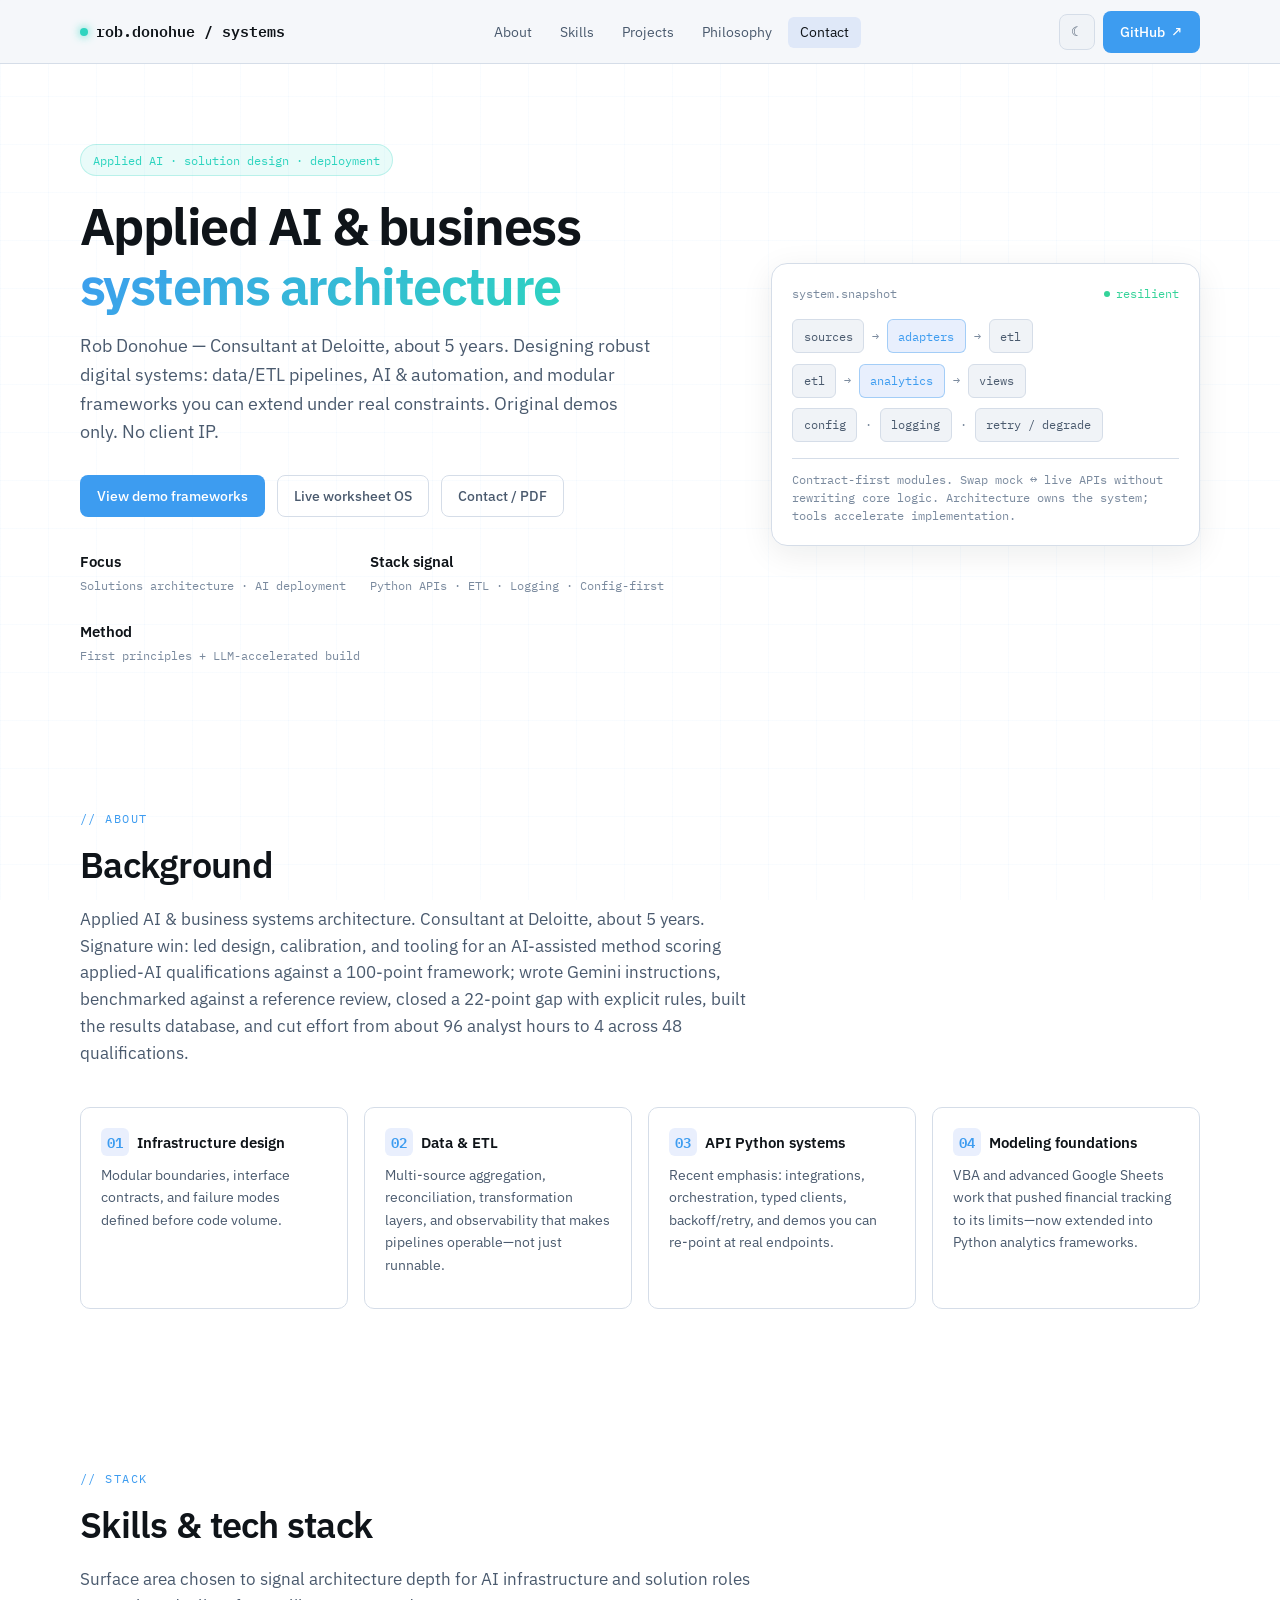
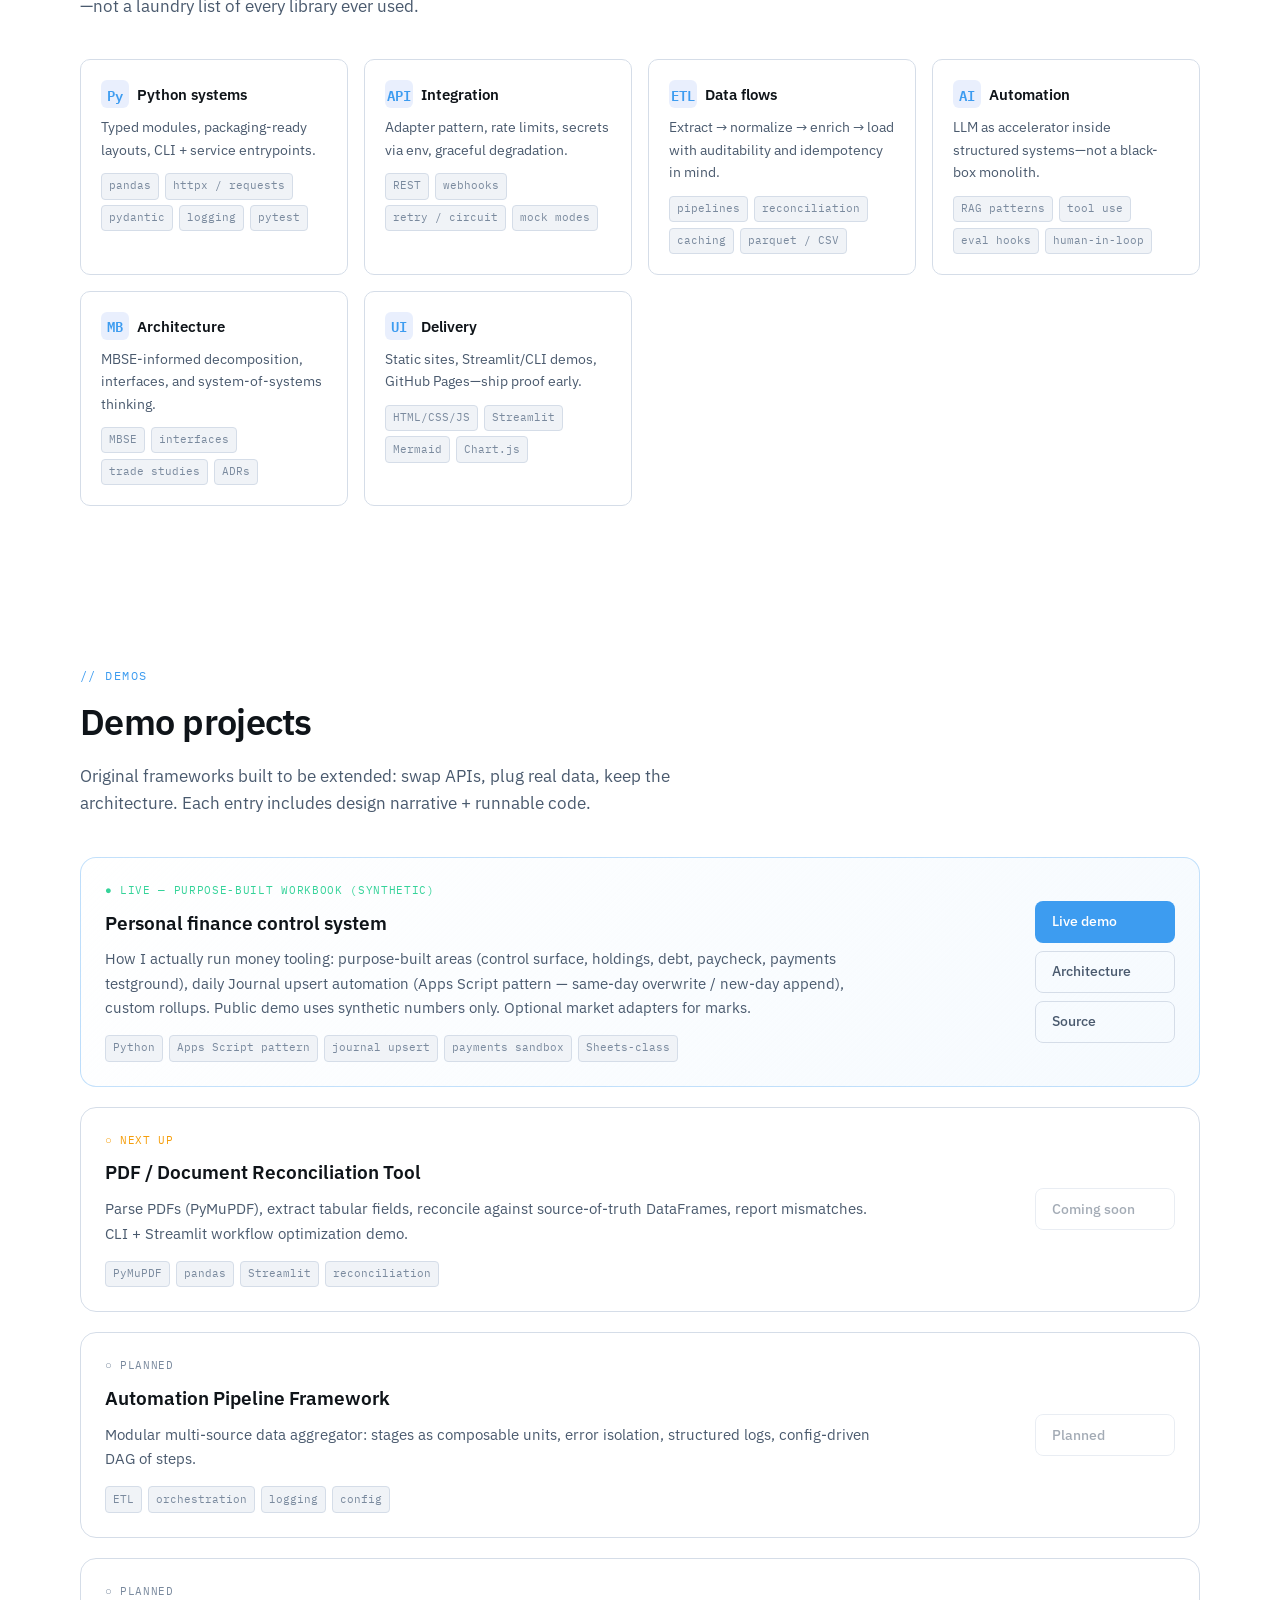
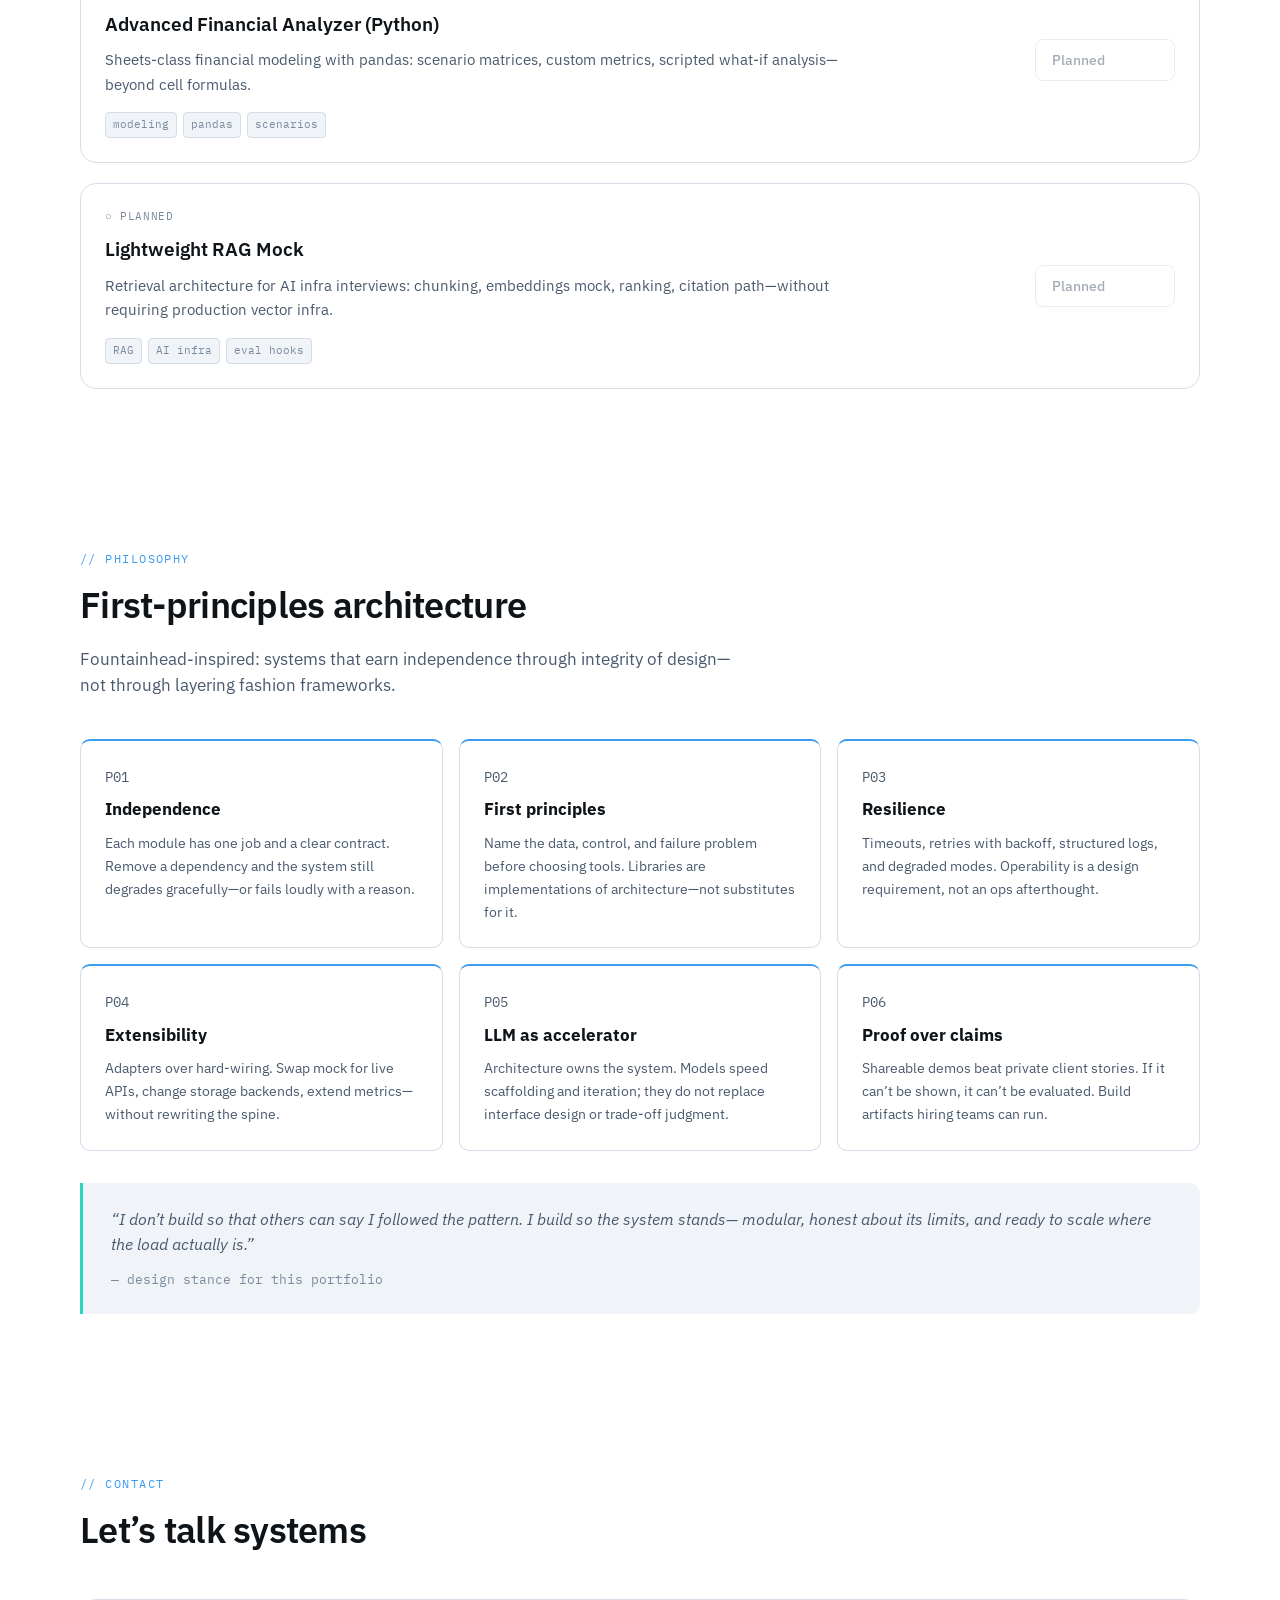
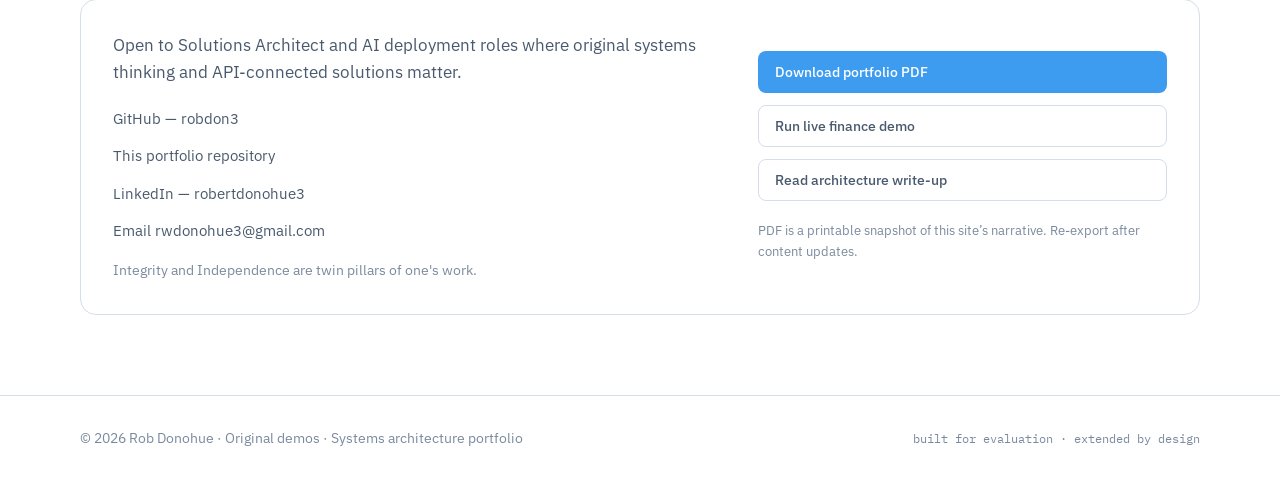
<file: index.html>
<!DOCTYPE html>
<html lang="en" data-theme="dark">
<head>
  <meta charset="UTF-8" />
  <meta name="viewport" content="width=device-width, initial-scale=1" />
  <title>Rob Donohue — Applied AI &amp; Business Systems Architecture | Demo Portfolio</title>
  <meta name="description" content="Applied AI and business systems architecture portfolio: original API-connected Python demos for Solutions Architect and AI deployment roles. Modular, scalable, first-principles design." />
  <meta name="author" content="Rob Donohue" />
  <meta name="keywords" content="systems architect, ETL, Python, API integration, AI infrastructure, portfolio" />
  <meta property="og:title" content="Rob Donohue — Applied AI &amp; Business Systems Architecture" />
  <meta property="og:description" content="Original demo frameworks for Solutions Architect and AI deployment roles." />
  <meta property="og:type" content="website" />
  <meta name="theme-color" content="#0a0e14" />
  <link rel="canonical" href="https://robdon3.github.io/rob-donohue-portfolio/" />
  <link rel="preconnect" href="https://fonts.googleapis.com" />
  <link rel="preconnect" href="https://fonts.gstatic.com" crossorigin />
  <link href="https://fonts.googleapis.com/css2?family=IBM+Plex+Mono:wght@400;500;600&family=IBM+Plex+Sans:wght@400;500;600;650&display=swap" rel="stylesheet" />
  <link rel="stylesheet" href="css/styles.css" />
</head>
<body>
  <header class="nav">
    <div class="container nav-inner">
      <a class="nav-brand" href="#top">
        <span class="dot" aria-hidden="true"></span>
        rob.donohue / systems
      </a>
      <nav>
        <ul class="nav-links" id="nav-links">
          <li><a href="#about">About</a></li>
          <li><a href="#skills">Skills</a></li>
          <li><a href="#projects">Projects</a></li>
          <li><a href="#philosophy">Philosophy</a></li>
          <li><a href="#contact">Contact</a></li>
        </ul>
      </nav>
      <div class="nav-actions">
        <button type="button" class="btn-icon" id="theme-toggle" aria-label="Toggle theme">☀</button>
        <a class="btn btn-primary" href="https://github.com/robdon3/rob-donohue-portfolio" target="_blank" rel="noopener">
          GitHub <span>↗</span>
        </a>
        <button type="button" class="nav-toggle" id="nav-toggle" aria-label="Menu" aria-expanded="false">
          <span></span><span></span><span></span>
        </button>
      </div>
    </div>
  </header>

  <main id="top">
    <!-- HERO -->
    <section class="hero">
      <div class="container hero-grid">
        <div>
          <div class="hero-badge">
            <span>Applied AI · solution design · deployment</span>
          </div>
          <h1>
            Applied AI &amp; business<br />
            <span>systems architecture</span>
          </h1>
          <p class="hero-lead">
            Rob Donohue — Consultant at Deloitte, about 5 years. Designing robust digital systems: data/ETL pipelines,
            AI &amp; automation, and modular frameworks you can extend under real constraints.
            Original demos only. No client IP.
          </p>
          <div class="hero-cta">
            <a class="btn btn-primary" href="#projects">View demo frameworks</a>
            <a class="btn btn-ghost" href="demos/finance-dashboard/">Live worksheet OS</a>
            <a class="btn btn-ghost" href="#contact">Contact / PDF</a>
          </div>
          <div class="hero-meta">
            <div>
              <strong>Focus</strong>
              Solutions architecture · AI deployment
            </div>
            <div>
              <strong>Stack signal</strong>
              Python APIs · ETL · Logging · Config-first
            </div>
            <div>
              <strong>Method</strong>
              First principles + LLM-accelerated build
            </div>
          </div>
        </div>
        <aside class="arch-card" aria-label="Architecture snapshot">
          <div class="arch-card-header">
            <span>system.snapshot</span>
            <span class="status">resilient</span>
          </div>
          <div class="flow-row">
            <span class="flow-node">sources</span>
            <span class="flow-arrow">→</span>
            <span class="flow-node accent">adapters</span>
            <span class="flow-arrow">→</span>
            <span class="flow-node">etl</span>
          </div>
          <div class="flow-row">
            <span class="flow-node">etl</span>
            <span class="flow-arrow">→</span>
            <span class="flow-node accent">analytics</span>
            <span class="flow-arrow">→</span>
            <span class="flow-node">views</span>
          </div>
          <div class="flow-row">
            <span class="flow-node">config</span>
            <span class="flow-arrow">·</span>
            <span class="flow-node">logging</span>
            <span class="flow-arrow">·</span>
            <span class="flow-node">retry / degrade</span>
          </div>
          <div class="arch-card-footer">
            Contract-first modules. Swap mock ↔ live APIs without rewriting core logic.
            Architecture owns the system; tools accelerate implementation.
          </div>
        </aside>
      </div>
    </section>

    <!-- ABOUT -->
    <section class="section" id="about">
      <div class="container">
        <div class="section-header">
          <p class="section-label">// about</p>
          <h2 class="section-title">Background</h2>
          <p class="section-lead">
            Applied AI &amp; business systems architecture. Consultant at Deloitte, about 5 years.
            Signature win: led design, calibration, and tooling for an AI-assisted method scoring applied-AI qualifications against a 100-point framework; wrote Gemini instructions, benchmarked against a reference review, closed a 22-point gap with explicit rules, built the results database, and cut effort from about 96 analyst hours to 4 across 48 qualifications.
          </p>
        </div>
        <div class="skills-grid">
          <article class="skill-card">
            <h3><span class="skill-icon">01</span> Infrastructure design</h3>
            <p>
              Modular boundaries, interface contracts, and failure modes defined
              before code volume.
            </p>
          </article>
          <article class="skill-card">
            <h3><span class="skill-icon">02</span> Data &amp; ETL</h3>
            <p>
              Multi-source aggregation, reconciliation, transformation layers,
              and observability that makes pipelines operable—not just runnable.
            </p>
          </article>
          <article class="skill-card">
            <h3><span class="skill-icon">03</span> API Python systems</h3>
            <p>
              Recent emphasis: integrations, orchestration, typed clients,
              backoff/retry, and demos you can re-point at real endpoints.
            </p>
          </article>
          <article class="skill-card">
            <h3><span class="skill-icon">04</span> Modeling foundations</h3>
            <p>
              VBA and advanced Google Sheets work that pushed financial tracking
              to its limits—now extended into Python analytics frameworks.
            </p>
          </article>
        </div>
      </div>
    </section>

    <!-- SKILLS -->
    <section class="section" id="skills">
      <div class="container">
        <div class="section-header">
          <p class="section-label">// stack</p>
          <h2 class="section-title">Skills &amp; tech stack</h2>
          <p class="section-lead">
            Surface area chosen to signal architecture depth for AI infrastructure
            and solution roles—not a laundry list of every library ever used.
          </p>
        </div>
        <div class="skills-grid">
          <article class="skill-card">
            <h3><span class="skill-icon">Py</span> Python systems</h3>
            <p>Typed modules, packaging-ready layouts, CLI + service entrypoints.</p>
            <div class="tags">
              <span class="tag">pandas</span>
              <span class="tag">httpx / requests</span>
              <span class="tag">pydantic</span>
              <span class="tag">logging</span>
              <span class="tag">pytest</span>
            </div>
          </article>
          <article class="skill-card">
            <h3><span class="skill-icon">API</span> Integration</h3>
            <p>Adapter pattern, rate limits, secrets via env, graceful degradation.</p>
            <div class="tags">
              <span class="tag">REST</span>
              <span class="tag">webhooks</span>
              <span class="tag">retry / circuit</span>
              <span class="tag">mock modes</span>
            </div>
          </article>
          <article class="skill-card">
            <h3><span class="skill-icon">ETL</span> Data flows</h3>
            <p>Extract → normalize → enrich → load with auditability and idempotency in mind.</p>
            <div class="tags">
              <span class="tag">pipelines</span>
              <span class="tag">reconciliation</span>
              <span class="tag">caching</span>
              <span class="tag">parquet / CSV</span>
            </div>
          </article>
          <article class="skill-card">
            <h3><span class="skill-icon">AI</span> Automation</h3>
            <p>LLM as accelerator inside structured systems—not a black-box monolith.</p>
            <div class="tags">
              <span class="tag">RAG patterns</span>
              <span class="tag">tool use</span>
              <span class="tag">eval hooks</span>
              <span class="tag">human-in-loop</span>
            </div>
          </article>
          <article class="skill-card">
            <h3><span class="skill-icon">MB</span> Architecture</h3>
            <p>MBSE-informed decomposition, interfaces, and system-of-systems thinking.</p>
            <div class="tags">
              <span class="tag">MBSE</span>
              <span class="tag">interfaces</span>
              <span class="tag">trade studies</span>
              <span class="tag">ADRs</span>
            </div>
          </article>
          <article class="skill-card">
            <h3><span class="skill-icon">UI</span> Delivery</h3>
            <p>Static sites, Streamlit/CLI demos, GitHub Pages—ship proof early.</p>
            <div class="tags">
              <span class="tag">HTML/CSS/JS</span>
              <span class="tag">Streamlit</span>
              <span class="tag">Mermaid</span>
              <span class="tag">Chart.js</span>
            </div>
          </article>
        </div>
      </div>
    </section>

    <!-- PROJECTS -->
    <section class="section" id="projects">
      <div class="container">
        <div class="section-header">
          <p class="section-label">// demos</p>
          <h2 class="section-title">Demo projects</h2>
          <p class="section-lead">
            Original frameworks built to be extended: swap APIs, plug real data,
            keep the architecture. Each entry includes design narrative + runnable code.
          </p>
        </div>
        <div class="projects-grid">
          <article class="project-card featured">
            <div>
              <p class="project-status live">● Live — purpose-built workbook (synthetic)</p>
              <h3>
                <a href="projects/finance-dashboard.html">Personal finance control system</a>
              </h3>
              <p class="project-desc">
                How I actually run money tooling: purpose-built areas (control surface, holdings,
                debt, paycheck, payments testground), daily Journal upsert automation
                (Apps Script pattern — same-day overwrite / new-day append), custom rollups.
                Public demo uses synthetic numbers only. Optional market adapters for marks.
              </p>
              <div class="project-meta">
                <div class="tags">
                  <span class="tag">Python</span>
                  <span class="tag">Apps Script pattern</span>
                  <span class="tag">journal upsert</span>
                  <span class="tag">payments sandbox</span>
                  <span class="tag">Sheets-class</span>
                </div>
              </div>
            </div>
            <div class="project-actions">
              <a class="btn btn-primary" href="demos/finance-dashboard/">Live demo</a>
              <a class="btn btn-ghost" href="projects/finance-dashboard.html">Architecture</a>
              <a class="btn btn-ghost" href="https://github.com/robdon3/rob-donohue-portfolio/tree/main/demos/finance-dashboard/python" target="_blank" rel="noopener">Source</a>
            </div>
          </article>

          <article class="project-card">
            <div>
              <p class="project-status next">○ Next up</p>
              <h3>PDF / Document Reconciliation Tool</h3>
              <p class="project-desc">
                Parse PDFs (PyMuPDF), extract tabular fields, reconcile against source-of-truth
                DataFrames, report mismatches. CLI + Streamlit workflow optimization demo.
              </p>
              <div class="tags">
                <span class="tag">PyMuPDF</span>
                <span class="tag">pandas</span>
                <span class="tag">Streamlit</span>
                <span class="tag">reconciliation</span>
              </div>
            </div>
            <div class="project-actions">
              <span class="btn btn-ghost" style="opacity:0.5;cursor:default">Coming soon</span>
            </div>
          </article>

          <article class="project-card">
            <div>
              <p class="project-status planned">○ Planned</p>
              <h3>Automation Pipeline Framework</h3>
              <p class="project-desc">
                Modular multi-source data aggregator: stages as composable units,
                error isolation, structured logs, config-driven DAG of steps.
              </p>
              <div class="tags">
                <span class="tag">ETL</span>
                <span class="tag">orchestration</span>
                <span class="tag">logging</span>
                <span class="tag">config</span>
              </div>
            </div>
            <div class="project-actions">
              <span class="btn btn-ghost" style="opacity:0.5;cursor:default">Planned</span>
            </div>
          </article>

          <article class="project-card">
            <div>
              <p class="project-status planned">○ Planned</p>
              <h3>Advanced Financial Analyzer (Python)</h3>
              <p class="project-desc">
                Sheets-class financial modeling with pandas: scenario matrices,
                custom metrics, scripted what-if analysis—beyond cell formulas.
              </p>
              <div class="tags">
                <span class="tag">modeling</span>
                <span class="tag">pandas</span>
                <span class="tag">scenarios</span>
              </div>
            </div>
            <div class="project-actions">
              <span class="btn btn-ghost" style="opacity:0.5;cursor:default">Planned</span>
            </div>
          </article>

          <article class="project-card">
            <div>
              <p class="project-status planned">○ Planned</p>
              <h3>Lightweight RAG Mock</h3>
              <p class="project-desc">
                Retrieval architecture for AI infra interviews: chunking, embeddings mock,
                ranking, citation path—without requiring production vector infra.
              </p>
              <div class="tags">
                <span class="tag">RAG</span>
                <span class="tag">AI infra</span>
                <span class="tag">eval hooks</span>
              </div>
            </div>
            <div class="project-actions">
              <span class="btn btn-ghost" style="opacity:0.5;cursor:default">Planned</span>
            </div>
          </article>
        </div>
      </div>
    </section>

    <!-- PHILOSOPHY -->
    <section class="section" id="philosophy">
      <div class="container">
        <div class="section-header">
          <p class="section-label">// philosophy</p>
          <h2 class="section-title">First-principles architecture</h2>
          <p class="section-lead">
            Fountainhead-inspired: systems that earn independence through integrity of design—
            not through layering fashion frameworks.
          </p>
        </div>
        <div class="philosophy-grid">
          <article class="principle">
            <p class="principle-num">P01</p>
            <h3>Independence</h3>
            <p>Each module has one job and a clear contract. Remove a dependency and the system still degrades gracefully—or fails loudly with a reason.</p>
          </article>
          <article class="principle">
            <p class="principle-num">P02</p>
            <h3>First principles</h3>
            <p>Name the data, control, and failure problem before choosing tools. Libraries are implementations of architecture—not substitutes for it.</p>
          </article>
          <article class="principle">
            <p class="principle-num">P03</p>
            <h3>Resilience</h3>
            <p>Timeouts, retries with backoff, structured logs, and degraded modes. Operability is a design requirement, not an ops afterthought.</p>
          </article>
          <article class="principle">
            <p class="principle-num">P04</p>
            <h3>Extensibility</h3>
            <p>Adapters over hard-wiring. Swap mock for live APIs, change storage backends, extend metrics—without rewriting the spine.</p>
          </article>
          <article class="principle">
            <p class="principle-num">P05</p>
            <h3>LLM as accelerator</h3>
            <p>Architecture owns the system. Models speed scaffolding and iteration; they do not replace interface design or trade-off judgment.</p>
          </article>
          <article class="principle">
            <p class="principle-num">P06</p>
            <h3>Proof over claims</h3>
            <p>Shareable demos beat private client stories. If it can’t be shown, it can’t be evaluated. Build artifacts hiring teams can run.</p>
          </article>
        </div>
        <blockquote class="quote-block">
          “I don’t build so that others can say I followed the pattern. I build so the system stands—
          modular, honest about its limits, and ready to scale where the load actually is.”
          <cite>— design stance for this portfolio</cite>
        </blockquote>
      </div>
    </section>

    <!-- CONTACT -->
    <section class="section" id="contact">
      <div class="container">
        <div class="section-header">
          <p class="section-label">// contact</p>
          <h2 class="section-title">Let’s talk systems</h2>
        </div>
        <div class="contact-panel">
          <div>
            <p class="section-lead" style="margin:0">
              Open to Solutions Architect and AI deployment roles
              where original systems thinking and API-connected solutions matter.
            </p>
            <ul class="contact-list">
              <li>
                <a href="https://github.com/robdon3" target="_blank" rel="noopener">
                  GitHub — robdon3
                </a>
              </li>
              <li>
                <a href="https://github.com/robdon3/rob-donohue-portfolio" target="_blank" rel="noopener">
                  This portfolio repository
                </a>
              </li>
              <li>
                <a href="https://www.linkedin.com/in/robertdonohue3/" target="_blank" rel="noopener">
                  LinkedIn — robertdonohue3
                </a>
              </li>
              <li>
                <a href="mailto:rwdonohue3@gmail.com" id="contact-email">
                  Email rwdonohue3@gmail.com
                </a>
              </li>
            </ul>
            <p style="margin-top:1rem;font-size:0.85rem;color:var(--text-dim)">
              Integrity and Independence are twin pillars of one's work.
            </p>
          </div>
          <div class="contact-actions">
            <a class="btn btn-primary" href="assets/Rob-Donohue-Portfolio.pdf" download>
              Download portfolio PDF
            </a>
            <a class="btn btn-ghost" href="demos/finance-dashboard/">
              Run live finance demo
            </a>
            <a class="btn btn-ghost" href="projects/finance-dashboard.html">
              Read architecture write-up
            </a>
            <p style="font-size:0.8rem;color:var(--text-dim);margin-top:0.5rem">
              PDF is a printable snapshot of this site’s narrative. Re-export after content updates.
            </p>
          </div>
        </div>
      </div>
    </section>
  </main>

  <footer class="footer">
    <div class="container footer-inner">
      <span>© <span id="year">2026</span> Rob Donohue · Original demos · Systems architecture portfolio</span>
      <span class="mono">built for evaluation · extended by design</span>
    </div>
  </footer>

  <script src="js/main.js"></script>
</body>
</html>
</file>
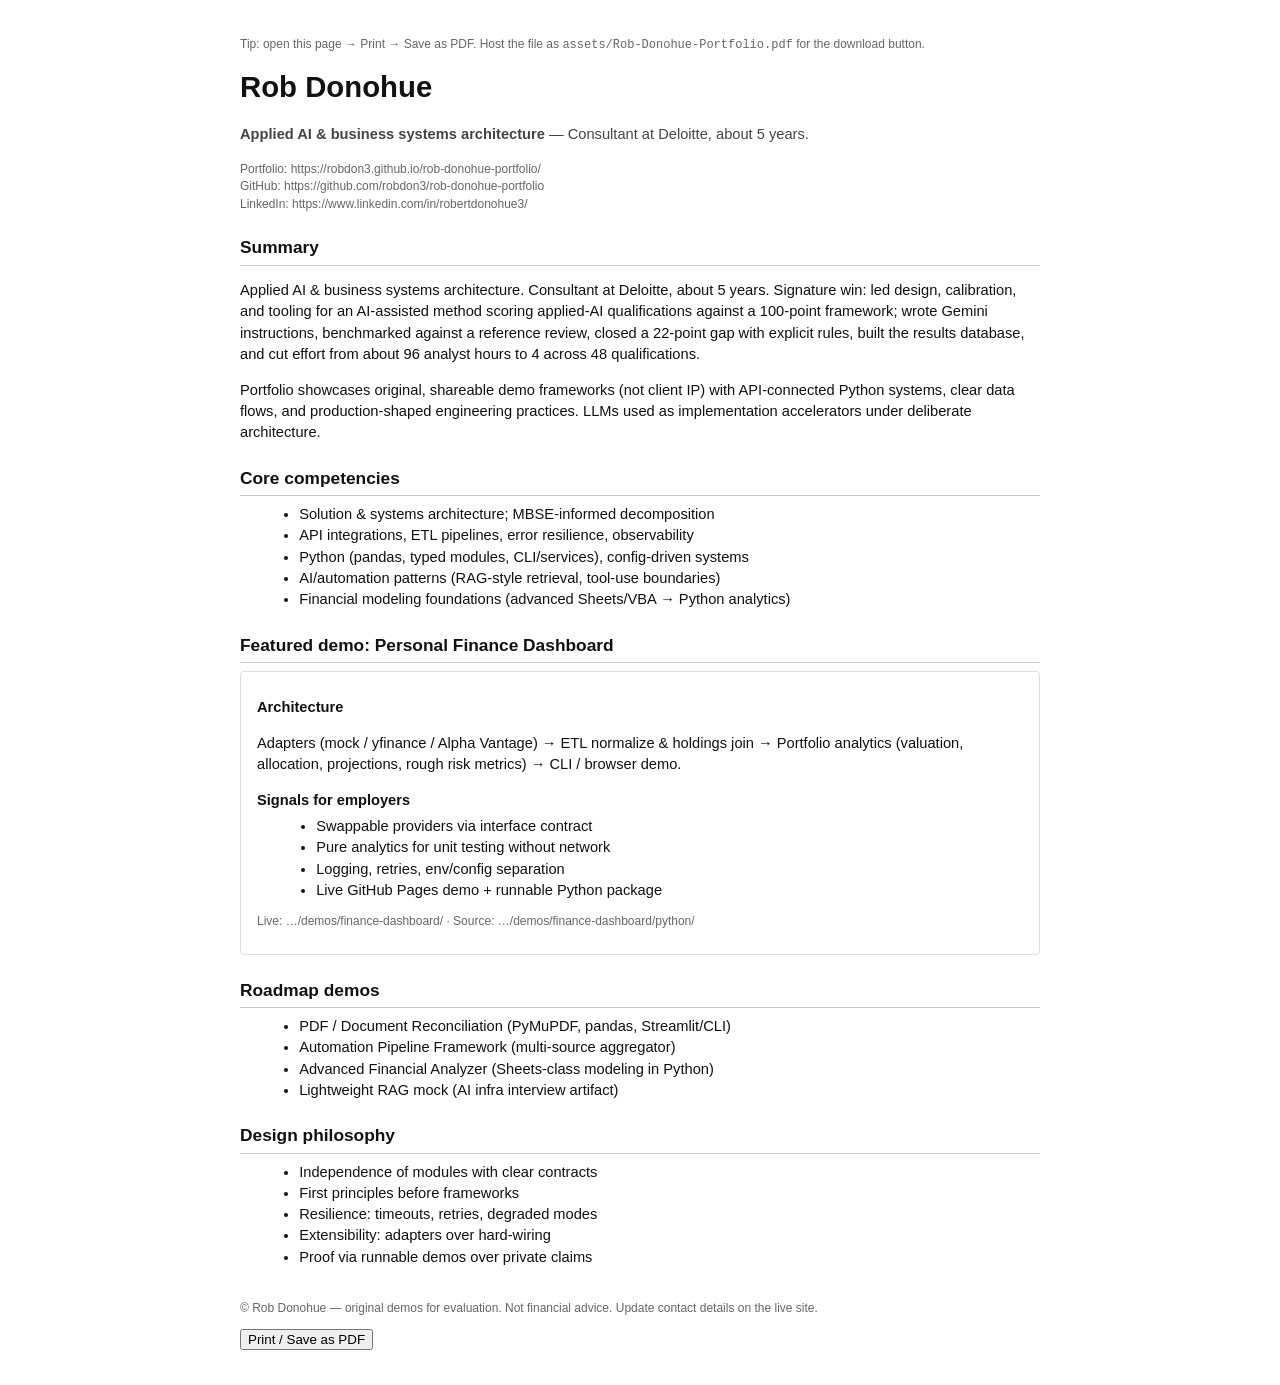
<file: assets/portfolio-print.html>
<!DOCTYPE html>
<html lang="en">
<head>
  <meta charset="UTF-8" />
  <meta name="viewport" content="width=device-width, initial-scale=1" />
  <title>Rob Donohue — Portfolio Snapshot (Print / PDF)</title>
  <style>
    @page { margin: 1.2cm; }
    body {
      font-family: "Helvetica Neue", Helvetica, Arial, sans-serif;
      color: #111;
      line-height: 1.45;
      max-width: 800px;
      margin: 0 auto;
      padding: 1.5rem;
      font-size: 11pt;
    }
    h1 { font-size: 22pt; margin: 0 0 0.25rem; }
    h2 { font-size: 13pt; margin: 1.4rem 0 0.5rem; border-bottom: 1px solid #ccc; padding-bottom: 0.25rem; }
    h3 { font-size: 11pt; margin: 0.8rem 0 0.25rem; }
    .sub { color: #444; margin-bottom: 1rem; }
    .meta { font-size: 9pt; color: #666; }
    ul { margin: 0.3rem 0 0.6rem 1.2rem; }
    .box { border: 1px solid #ddd; padding: 0.75rem 1rem; margin: 0.5rem 0; border-radius: 4px; }
    .footer { margin-top: 2rem; font-size: 9pt; color: #666; }
    @media print {
      .no-print { display: none; }
      a { color: #000; text-decoration: none; }
    }
  </style>
</head>
<body>
  <p class="no-print meta">
    Tip: open this page → Print → Save as PDF. Host the file as
    <code>assets/Rob-Donohue-Portfolio.pdf</code> for the download button.
  </p>

  <h1>Rob Donohue</h1>
  <p class="sub"><strong>Applied AI &amp; business systems architecture</strong> — Consultant at Deloitte, about 5 years.</p>
  <p class="meta">
    Portfolio: https://robdon3.github.io/rob-donohue-portfolio/<br />
    GitHub: https://github.com/robdon3/rob-donohue-portfolio<br />
    LinkedIn: https://www.linkedin.com/in/robertdonohue3/
  </p>

  <h2>Summary</h2>
  <p>
    Applied AI &amp; business systems architecture. Consultant at Deloitte, about 5 years.
    Signature win: led design, calibration, and tooling for an AI-assisted method scoring applied-AI qualifications against a 100-point framework; wrote Gemini instructions, benchmarked against a reference review, closed a 22-point gap with explicit rules, built the results database, and cut effort from about 96 analyst hours to 4 across 48 qualifications.
  </p>
  <p>
    Portfolio showcases original, shareable demo frameworks (not client IP) with
    API-connected Python systems, clear data flows, and production-shaped engineering practices.
    LLMs used as implementation accelerators under deliberate architecture.
  </p>

  <h2>Core competencies</h2>
  <ul>
    <li>Solution &amp; systems architecture; MBSE-informed decomposition</li>
    <li>API integrations, ETL pipelines, error resilience, observability</li>
    <li>Python (pandas, typed modules, CLI/services), config-driven systems</li>
    <li>AI/automation patterns (RAG-style retrieval, tool-use boundaries)</li>
    <li>Financial modeling foundations (advanced Sheets/VBA → Python analytics)</li>
  </ul>

  <h2>Featured demo: Personal Finance Dashboard</h2>
  <div class="box">
    <h3>Architecture</h3>
    <p>
      Adapters (mock / yfinance / Alpha Vantage) → ETL normalize &amp; holdings join →
      Portfolio analytics (valuation, allocation, projections, rough risk metrics) → CLI / browser demo.
    </p>
    <h3>Signals for employers</h3>
    <ul>
      <li>Swappable providers via interface contract</li>
      <li>Pure analytics for unit testing without network</li>
      <li>Logging, retries, env/config separation</li>
      <li>Live GitHub Pages demo + runnable Python package</li>
    </ul>
    <p class="meta">
      Live: …/demos/finance-dashboard/ · Source: …/demos/finance-dashboard/python/
    </p>
  </div>

  <h2>Roadmap demos</h2>
  <ul>
    <li>PDF / Document Reconciliation (PyMuPDF, pandas, Streamlit/CLI)</li>
    <li>Automation Pipeline Framework (multi-source aggregator)</li>
    <li>Advanced Financial Analyzer (Sheets-class modeling in Python)</li>
    <li>Lightweight RAG mock (AI infra interview artifact)</li>
  </ul>

  <h2>Design philosophy</h2>
  <ul>
    <li>Independence of modules with clear contracts</li>
    <li>First principles before frameworks</li>
    <li>Resilience: timeouts, retries, degraded modes</li>
    <li>Extensibility: adapters over hard-wiring</li>
    <li>Proof via runnable demos over private claims</li>
  </ul>

  <div class="footer">
    <p>© Rob Donohue — original demos for evaluation. Not financial advice. Update contact details on the live site.</p>
    <p class="no-print"><button onclick="window.print()">Print / Save as PDF</button></p>
  </div>
</body>
</html>
</file>
<file: css/styles.css>
/* ==========================================================================
   Rob Donohue Portfolio — Systems Architecture Aesthetic
   Dark-first, technical, responsive
   ========================================================================== */

:root {
  --bg-deep: #0a0e14;
  --bg: #0f1419;
  --bg-elevated: #151b23;
  --bg-card: #1a222d;
  --border: #2a3544;
  --border-strong: #3d4f63;
  --text: #e6edf3;
  --text-muted: #8b9cb3;
  --text-dim: #5c6b7f;
  --accent: #3d9cf0;
  --accent-soft: rgba(61, 156, 240, 0.12);
  --accent-glow: rgba(61, 156, 240, 0.35);
  --cyan: #2dd4bf;
  --amber: #f59e0b;
  --rose: #f43f5e;
  --emerald: #34d399;
  --font-sans: "IBM Plex Sans", "Segoe UI", system-ui, sans-serif;
  --font-mono: "IBM Plex Mono", "SF Mono", "Fira Code", monospace;
  --radius: 10px;
  --radius-lg: 16px;
  --shadow: 0 8px 32px rgba(0, 0, 0, 0.35);
  --max-w: 1120px;
  --nav-h: 64px;
  --transition: 180ms ease;
}

/* Light mode (optional toggle) */
[data-theme="light"] {
  --bg-deep: #f4f6f9;
  --bg: #ffffff;
  --bg-elevated: #f0f3f7;
  --bg-card: #ffffff;
  --border: #d5dde8;
  --border-strong: #b8c4d4;
  --text: #0f1419;
  --text-muted: #4a5a6e;
  --text-dim: #7a8a9e;
  --accent-soft: rgba(37, 99, 235, 0.1);
  --shadow: 0 8px 32px rgba(15, 20, 25, 0.08);
}

*,
*::before,
*::after {
  box-sizing: border-box;
  margin: 0;
  padding: 0;
}

html {
  scroll-behavior: smooth;
  scroll-padding-top: calc(var(--nav-h) + 16px);
}

body {
  font-family: var(--font-sans);
  background: var(--bg);
  color: var(--text);
  line-height: 1.6;
  min-height: 100vh;
  -webkit-font-smoothing: antialiased;
}

/* Grid background texture */
body::before {
  content: "";
  position: fixed;
  inset: 0;
  background-image:
    linear-gradient(rgba(61, 156, 240, 0.03) 1px, transparent 1px),
    linear-gradient(90deg, rgba(61, 156, 240, 0.03) 1px, transparent 1px);
  background-size: 48px 48px;
  pointer-events: none;
  z-index: 0;
}

a {
  color: var(--accent);
  text-decoration: none;
  transition: color var(--transition);
}

a:hover {
  color: var(--cyan);
}

img {
  max-width: 100%;
  display: block;
}

code,
.mono {
  font-family: var(--font-mono);
  font-size: 0.9em;
}

/* --------------------------------------------------------------------------
   Layout
   -------------------------------------------------------------------------- */
.container {
  width: min(100% - 2rem, var(--max-w));
  margin-inline: auto;
  position: relative;
  z-index: 1;
}

.section {
  padding: 5rem 0;
}

.section-header {
  margin-bottom: 2.5rem;
}

.section-label {
  font-family: var(--font-mono);
  font-size: 0.75rem;
  letter-spacing: 0.12em;
  text-transform: uppercase;
  color: var(--accent);
  margin-bottom: 0.5rem;
}

.section-title {
  font-size: clamp(1.75rem, 4vw, 2.25rem);
  font-weight: 600;
  letter-spacing: -0.02em;
  margin-bottom: 0.75rem;
}

.section-lead {
  color: var(--text-muted);
  max-width: 42rem;
  font-size: 1.05rem;
}

/* --------------------------------------------------------------------------
   Navigation
   -------------------------------------------------------------------------- */
.nav {
  position: sticky;
  top: 0;
  z-index: 100;
  height: var(--nav-h);
  background: color-mix(in srgb, var(--bg-deep) 85%, transparent);
  backdrop-filter: blur(12px);
  border-bottom: 1px solid var(--border);
}

.nav-inner {
  display: flex;
  align-items: center;
  justify-content: space-between;
  height: var(--nav-h);
}

.nav-brand {
  font-family: var(--font-mono);
  font-weight: 600;
  font-size: 0.95rem;
  color: var(--text);
  display: flex;
  align-items: center;
  gap: 0.5rem;
}

.nav-brand .dot {
  width: 8px;
  height: 8px;
  border-radius: 50%;
  background: var(--cyan);
  box-shadow: 0 0 10px var(--cyan);
}

.nav-links {
  display: flex;
  align-items: center;
  gap: 0.25rem;
  list-style: none;
}

.nav-links a {
  color: var(--text-muted);
  font-size: 0.875rem;
  padding: 0.4rem 0.75rem;
  border-radius: 6px;
}

.nav-links a:hover,
.nav-links a.active {
  color: var(--text);
  background: var(--accent-soft);
}

.nav-actions {
  display: flex;
  align-items: center;
  gap: 0.5rem;
}

.btn {
  display: inline-flex;
  align-items: center;
  gap: 0.4rem;
  font-family: var(--font-sans);
  font-size: 0.875rem;
  font-weight: 500;
  padding: 0.55rem 1rem;
  border-radius: 8px;
  border: 1px solid transparent;
  cursor: pointer;
  transition: all var(--transition);
  text-decoration: none;
}

.btn-primary {
  background: var(--accent);
  color: #fff;
}

.btn-primary:hover {
  background: #2b8ae0;
  color: #fff;
  box-shadow: 0 0 20px var(--accent-glow);
}

.btn-ghost {
  background: transparent;
  border-color: var(--border);
  color: var(--text-muted);
}

.btn-ghost:hover {
  border-color: var(--border-strong);
  color: var(--text);
  background: var(--bg-elevated);
}

.btn-icon {
  width: 36px;
  height: 36px;
  padding: 0;
  justify-content: center;
  border: 1px solid var(--border);
  background: var(--bg-elevated);
  color: var(--text-muted);
  border-radius: 8px;
  cursor: pointer;
}

.btn-icon:hover {
  color: var(--text);
  border-color: var(--border-strong);
}

.nav-toggle {
  display: none;
  width: 40px;
  height: 40px;
  border: 1px solid var(--border);
  background: var(--bg-elevated);
  border-radius: 8px;
  color: var(--text);
  cursor: pointer;
  flex-direction: column;
  align-items: center;
  justify-content: center;
  gap: 5px;
}

.nav-toggle span {
  display: block;
  width: 18px;
  height: 2px;
  background: currentColor;
}

/* --------------------------------------------------------------------------
   Hero
   -------------------------------------------------------------------------- */
.hero {
  padding: 5rem 0 4rem;
  position: relative;
}

.hero-grid {
  display: grid;
  grid-template-columns: 1.2fr 0.8fr;
  gap: 3rem;
  align-items: center;
}

.hero-badge {
  display: inline-flex;
  align-items: center;
  gap: 0.5rem;
  font-family: var(--font-mono);
  font-size: 0.75rem;
  color: var(--cyan);
  background: rgba(45, 212, 191, 0.1);
  border: 1px solid rgba(45, 212, 191, 0.25);
  padding: 0.35rem 0.75rem;
  border-radius: 999px;
  margin-bottom: 1.25rem;
}

.hero h1 {
  font-size: clamp(2.25rem, 5vw, 3.25rem);
  font-weight: 650;
  letter-spacing: -0.03em;
  line-height: 1.15;
  margin-bottom: 1rem;
}

.hero h1 span {
  background: linear-gradient(135deg, var(--accent), var(--cyan));
  -webkit-background-clip: text;
  background-clip: text;
  color: transparent;
}

.hero-lead {
  font-size: 1.125rem;
  color: var(--text-muted);
  max-width: 36rem;
  margin-bottom: 1.75rem;
}

.hero-cta {
  display: flex;
  flex-wrap: wrap;
  gap: 0.75rem;
  margin-bottom: 2rem;
}

.hero-meta {
  display: flex;
  flex-wrap: wrap;
  gap: 1.5rem;
  font-family: var(--font-mono);
  font-size: 0.75rem;
  color: var(--text-dim);
}

.hero-meta strong {
  display: block;
  color: var(--text);
  font-size: 0.95rem;
  font-family: var(--font-sans);
  font-weight: 600;
  margin-bottom: 0.15rem;
}

/* Architecture card in hero */
.arch-card {
  background: var(--bg-card);
  border: 1px solid var(--border);
  border-radius: var(--radius-lg);
  padding: 1.25rem;
  box-shadow: var(--shadow);
  font-family: var(--font-mono);
  font-size: 0.75rem;
}

.arch-card-header {
  display: flex;
  justify-content: space-between;
  align-items: center;
  margin-bottom: 1rem;
  color: var(--text-dim);
}

.arch-card-header .status {
  color: var(--emerald);
  display: flex;
  align-items: center;
  gap: 0.35rem;
}

.arch-card-header .status::before {
  content: "";
  width: 6px;
  height: 6px;
  border-radius: 50%;
  background: var(--emerald);
  animation: pulse 2s infinite;
}

@keyframes pulse {
  0%, 100% { opacity: 1; }
  50% { opacity: 0.4; }
}

.flow-row {
  display: flex;
  align-items: center;
  gap: 0.5rem;
  margin-bottom: 0.65rem;
  flex-wrap: wrap;
}

.flow-node {
  background: var(--bg-elevated);
  border: 1px solid var(--border);
  padding: 0.4rem 0.65rem;
  border-radius: 6px;
  color: var(--text-muted);
}

.flow-node.accent {
  border-color: rgba(61, 156, 240, 0.4);
  color: var(--accent);
  background: var(--accent-soft);
}

.flow-arrow {
  color: var(--text-dim);
}

.arch-card-footer {
  margin-top: 1rem;
  padding-top: 0.75rem;
  border-top: 1px solid var(--border);
  color: var(--text-dim);
  line-height: 1.5;
}

/* --------------------------------------------------------------------------
   Skills
   -------------------------------------------------------------------------- */
.skills-grid {
  display: grid;
  grid-template-columns: repeat(auto-fill, minmax(240px, 1fr));
  gap: 1rem;
}

.skill-card {
  background: var(--bg-card);
  border: 1px solid var(--border);
  border-radius: var(--radius);
  padding: 1.25rem;
  transition: border-color var(--transition), transform var(--transition);
}

.skill-card:hover {
  border-color: var(--border-strong);
  transform: translateY(-2px);
}

.skill-card h3 {
  font-size: 0.95rem;
  font-weight: 600;
  margin-bottom: 0.5rem;
  display: flex;
  align-items: center;
  gap: 0.5rem;
}

.skill-icon {
  width: 28px;
  height: 28px;
  border-radius: 6px;
  background: var(--accent-soft);
  color: var(--accent);
  display: flex;
  align-items: center;
  justify-content: center;
  font-size: 0.85rem;
  font-family: var(--font-mono);
}

.skill-card p {
  font-size: 0.875rem;
  color: var(--text-muted);
  margin-bottom: 0.75rem;
}

.tags {
  display: flex;
  flex-wrap: wrap;
  gap: 0.35rem;
}

.tag {
  font-family: var(--font-mono);
  font-size: 0.7rem;
  color: var(--text-dim);
  background: var(--bg-elevated);
  border: 1px solid var(--border);
  padding: 0.2rem 0.45rem;
  border-radius: 4px;
}

/* --------------------------------------------------------------------------
   Projects
   -------------------------------------------------------------------------- */
.projects-grid {
  display: grid;
  gap: 1.25rem;
}

.project-card {
  display: grid;
  grid-template-columns: 1fr auto;
  gap: 1.5rem;
  background: var(--bg-card);
  border: 1px solid var(--border);
  border-radius: var(--radius-lg);
  padding: 1.5rem;
  transition: border-color var(--transition), box-shadow var(--transition);
}

.project-card:hover {
  border-color: rgba(61, 156, 240, 0.35);
  box-shadow: 0 0 0 1px rgba(61, 156, 240, 0.1), var(--shadow);
}

.project-card.featured {
  border-color: rgba(61, 156, 240, 0.3);
  background: linear-gradient(135deg, var(--bg-card), rgba(61, 156, 240, 0.05));
}

.project-status {
  font-family: var(--font-mono);
  font-size: 0.7rem;
  letter-spacing: 0.06em;
  text-transform: uppercase;
  margin-bottom: 0.5rem;
}

.project-status.live {
  color: var(--emerald);
}

.project-status.next {
  color: var(--amber);
}

.project-status.planned {
  color: var(--text-dim);
}

.project-card h3 {
  font-size: 1.2rem;
  font-weight: 600;
  margin-bottom: 0.5rem;
}

.project-card h3 a {
  color: var(--text);
}

.project-card h3 a:hover {
  color: var(--accent);
}

.project-desc {
  color: var(--text-muted);
  font-size: 0.95rem;
  margin-bottom: 1rem;
  max-width: 48rem;
}

.project-meta {
  display: flex;
  flex-wrap: wrap;
  gap: 0.75rem;
  align-items: center;
}

.project-actions {
  display: flex;
  flex-direction: column;
  gap: 0.5rem;
  justify-content: center;
  min-width: 140px;
}

/* --------------------------------------------------------------------------
   Philosophy
   -------------------------------------------------------------------------- */
.philosophy-grid {
  display: grid;
  grid-template-columns: repeat(auto-fill, minmax(280px, 1fr));
  gap: 1rem;
}

.principle {
  background: var(--bg-card);
  border: 1px solid var(--border);
  border-radius: var(--radius);
  padding: 1.5rem;
  border-top: 2px solid var(--accent);
}

.principle-num {
  font-family: var(--font-mono);
  font-size: 0.75rem;
  color: var(--accent);
  margin-bottom: 0.5rem;
}

.principle h3 {
  font-size: 1.05rem;
  margin-bottom: 0.5rem;
}

.principle p {
  font-size: 0.9rem;
  color: var(--text-muted);
}

.quote-block {
  margin-top: 2rem;
  padding: 1.5rem 1.75rem;
  background: var(--bg-elevated);
  border-left: 3px solid var(--cyan);
  border-radius: 0 var(--radius) var(--radius) 0;
  color: var(--text-muted);
  font-style: italic;
}

.quote-block cite {
  display: block;
  margin-top: 0.75rem;
  font-style: normal;
  font-family: var(--font-mono);
  font-size: 0.8rem;
  color: var(--text-dim);
}

/* --------------------------------------------------------------------------
   Contact
   -------------------------------------------------------------------------- */
.contact-panel {
  background: var(--bg-card);
  border: 1px solid var(--border);
  border-radius: var(--radius-lg);
  padding: 2rem;
  display: grid;
  grid-template-columns: 1.2fr 0.8fr;
  gap: 2rem;
}

.contact-list {
  list-style: none;
  margin-top: 1.25rem;
}

.contact-list li {
  margin-bottom: 0.75rem;
}

.contact-list a {
  display: inline-flex;
  align-items: center;
  gap: 0.5rem;
  color: var(--text-muted);
  font-size: 0.95rem;
}

.contact-list a:hover {
  color: var(--accent);
}

.contact-actions {
  display: flex;
  flex-direction: column;
  gap: 0.75rem;
  justify-content: center;
}

/* --------------------------------------------------------------------------
   Footer
   -------------------------------------------------------------------------- */
.footer {
  border-top: 1px solid var(--border);
  padding: 2rem 0;
  color: var(--text-dim);
  font-size: 0.85rem;
}

.footer-inner {
  display: flex;
  justify-content: space-between;
  align-items: center;
  flex-wrap: wrap;
  gap: 1rem;
}

/* --------------------------------------------------------------------------
   Project detail pages
   -------------------------------------------------------------------------- */
.page-hero {
  padding: 3rem 0 2rem;
  border-bottom: 1px solid var(--border);
  margin-bottom: 2.5rem;
}

.breadcrumb {
  font-family: var(--font-mono);
  font-size: 0.8rem;
  color: var(--text-dim);
  margin-bottom: 1rem;
}

.breadcrumb a {
  color: var(--text-muted);
}

.page-hero h1 {
  font-size: clamp(1.75rem, 4vw, 2.5rem);
  margin-bottom: 0.75rem;
}

.page-hero .lead {
  color: var(--text-muted);
  max-width: 40rem;
  font-size: 1.05rem;
}

.content-grid {
  display: grid;
  grid-template-columns: 1fr 280px;
  gap: 2.5rem;
  padding-bottom: 4rem;
}

.prose h2 {
  font-size: 1.35rem;
  margin: 2rem 0 0.75rem;
  padding-top: 0.5rem;
}

.prose h3 {
  font-size: 1.1rem;
  margin: 1.5rem 0 0.5rem;
}

.prose p,
.prose li {
  color: var(--text-muted);
  margin-bottom: 0.75rem;
}

.prose ul,
.prose ol {
  padding-left: 1.25rem;
  margin-bottom: 1rem;
}

.prose strong {
  color: var(--text);
}

.prose pre {
  background: var(--bg-deep);
  border: 1px solid var(--border);
  border-radius: var(--radius);
  padding: 1rem;
  overflow-x: auto;
  margin: 1rem 0;
  font-family: var(--font-mono);
  font-size: 0.8rem;
  line-height: 1.5;
}

.prose code {
  background: var(--bg-elevated);
  padding: 0.1rem 0.35rem;
  border-radius: 4px;
  font-size: 0.85em;
}

.prose pre code {
  background: none;
  padding: 0;
}

.mermaid-wrap {
  background: var(--bg-card);
  border: 1px solid var(--border);
  border-radius: var(--radius);
  padding: 1.25rem;
  margin: 1.25rem 0;
  overflow-x: auto;
}

.toc {
  position: sticky;
  top: calc(var(--nav-h) + 1rem);
  background: var(--bg-card);
  border: 1px solid var(--border);
  border-radius: var(--radius);
  padding: 1rem;
}

.toc h4 {
  font-size: 0.75rem;
  font-family: var(--font-mono);
  text-transform: uppercase;
  letter-spacing: 0.08em;
  color: var(--text-dim);
  margin-bottom: 0.75rem;
}

.toc ul {
  list-style: none;
}

.toc a {
  display: block;
  font-size: 0.85rem;
  color: var(--text-muted);
  padding: 0.3rem 0;
}

.toc a:hover {
  color: var(--accent);
}

.toc .btn {
  width: 100%;
  justify-content: center;
  margin-top: 0.75rem;
}

/* --------------------------------------------------------------------------
   Demo UI (finance dashboard live)
   -------------------------------------------------------------------------- */
.demo-shell {
  background: var(--bg-deep);
  border: 1px solid var(--border);
  border-radius: var(--radius-lg);
  overflow: hidden;
  margin: 1.5rem 0;
}

.demo-toolbar {
  display: flex;
  flex-wrap: wrap;
  gap: 0.75rem;
  align-items: center;
  padding: 0.85rem 1rem;
  background: var(--bg-elevated);
  border-bottom: 1px solid var(--border);
}

.demo-toolbar label {
  font-family: var(--font-mono);
  font-size: 0.7rem;
  color: var(--text-dim);
  display: flex;
  flex-direction: column;
  gap: 0.25rem;
}

.demo-toolbar input,
.demo-toolbar select {
  font-family: var(--font-mono);
  font-size: 0.8rem;
  background: var(--bg);
  border: 1px solid var(--border);
  color: var(--text);
  padding: 0.4rem 0.55rem;
  border-radius: 6px;
  min-width: 120px;
}

.demo-body {
  padding: 1.25rem;
}

.kpi-row {
  display: grid;
  grid-template-columns: repeat(auto-fit, minmax(140px, 1fr));
  gap: 0.75rem;
  margin-bottom: 1.25rem;
}

.kpi {
  background: var(--bg-card);
  border: 1px solid var(--border);
  border-radius: var(--radius);
  padding: 0.85rem;
}

.kpi-label {
  font-family: var(--font-mono);
  font-size: 0.65rem;
  text-transform: uppercase;
  letter-spacing: 0.06em;
  color: var(--text-dim);
  margin-bottom: 0.25rem;
}

.kpi-value {
  font-size: 1.25rem;
  font-weight: 600;
  font-variant-numeric: tabular-nums;
}

.kpi-value.up { color: var(--emerald); }
.kpi-value.down { color: var(--rose); }

.chart-grid {
  display: grid;
  grid-template-columns: 1.4fr 1fr;
  gap: 1rem;
}

.chart-panel {
  background: var(--bg-card);
  border: 1px solid var(--border);
  border-radius: var(--radius);
  padding: 1rem;
  min-height: 280px;
}

.chart-panel h4 {
  font-size: 0.85rem;
  font-weight: 500;
  color: var(--text-muted);
  margin-bottom: 0.75rem;
}

.table-wrap {
  overflow-x: auto;
  margin-top: 1rem;
}

table.data {
  width: 100%;
  border-collapse: collapse;
  font-size: 0.85rem;
  font-variant-numeric: tabular-nums;
}

table.data th,
table.data td {
  text-align: left;
  padding: 0.55rem 0.75rem;
  border-bottom: 1px solid var(--border);
}

table.data th {
  font-family: var(--font-mono);
  font-size: 0.7rem;
  text-transform: uppercase;
  letter-spacing: 0.05em;
  color: var(--text-dim);
  font-weight: 500;
}

table.data td.up { color: var(--emerald); }
table.data td.down { color: var(--rose); }

.log-panel {
  margin-top: 1rem;
  background: var(--bg-deep);
  border: 1px solid var(--border);
  border-radius: var(--radius);
  padding: 0.75rem 1rem;
  font-family: var(--font-mono);
  font-size: 0.72rem;
  color: var(--text-dim);
  max-height: 120px;
  overflow-y: auto;
}

.log-panel .ok { color: var(--emerald); }
.log-panel .warn { color: var(--amber); }
.log-panel .info { color: var(--accent); }

/* --------------------------------------------------------------------------
   Responsive
   -------------------------------------------------------------------------- */
@media (max-width: 900px) {
  .hero-grid,
  .contact-panel,
  .content-grid,
  .chart-grid {
    grid-template-columns: 1fr;
  }

  .project-card {
    grid-template-columns: 1fr;
  }

  .project-actions {
    flex-direction: row;
    flex-wrap: wrap;
  }

  .toc {
    position: static;
  }
}

@media (max-width: 720px) {
  .nav-links {
    display: none;
    position: absolute;
    top: var(--nav-h);
    left: 0;
    right: 0;
    flex-direction: column;
    background: var(--bg-deep);
    border-bottom: 1px solid var(--border);
    padding: 1rem;
    gap: 0.25rem;
  }

  .nav-links.open {
    display: flex;
  }

  .nav-toggle {
    display: flex;
  }

  .nav-actions .btn-primary span {
    display: none;
  }
}
</file>
